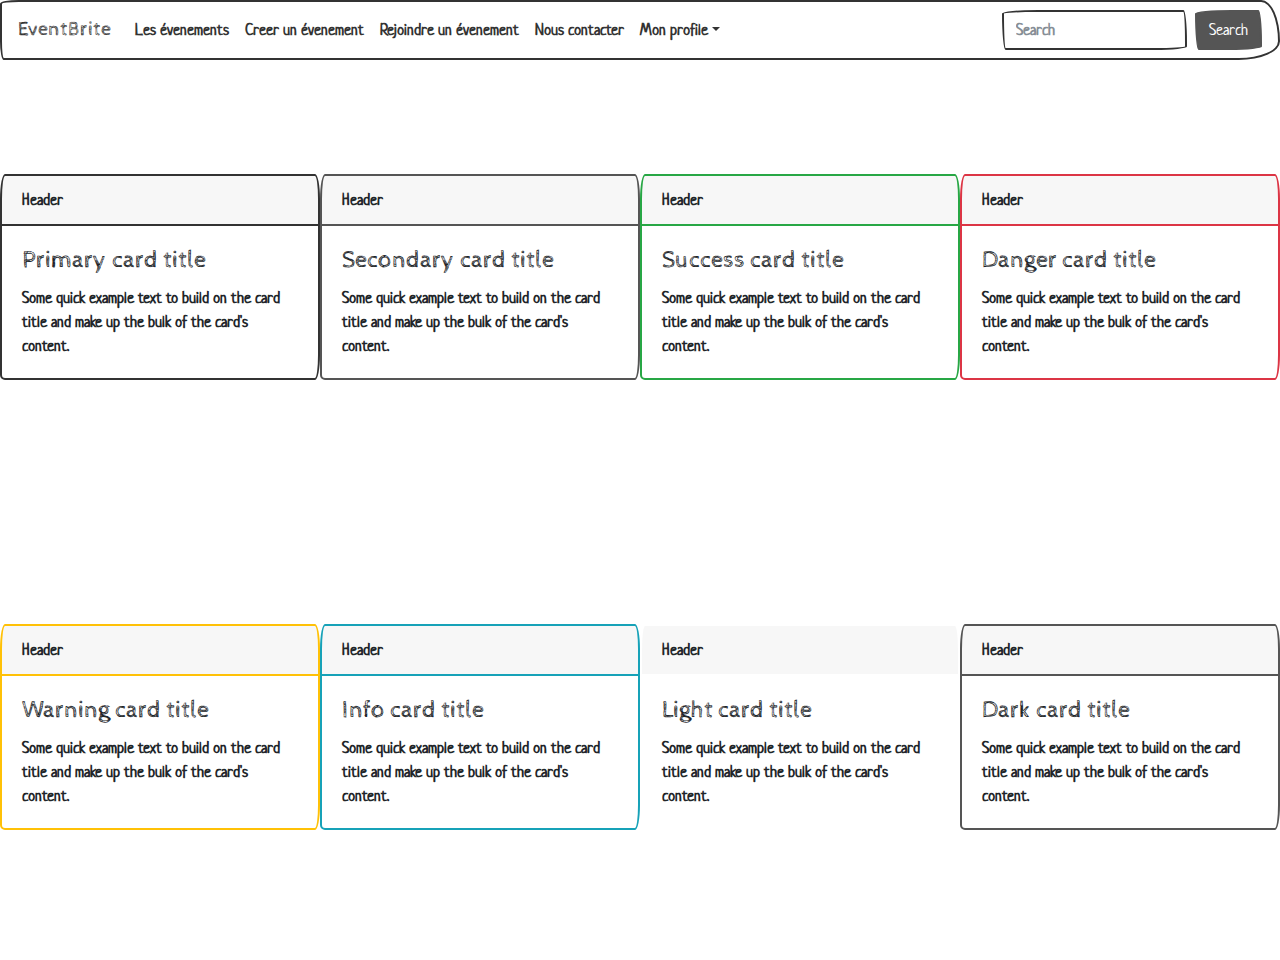
<file: event_card.html>
<!DOCTYPE html>
<html lang="en">
<head>
    <meta charset="utf-8">
    <link rel="stylesheet" type="text/css" href="css/style.css">
    <link rel="stylesheet" type="text/css" href="bootstrap.min.css">
      <script src="https://code.jquery.com/jquery-3.3.1.slim.min.js" integrity="sha384-q8i/X+965DzO0rT7abK41JStQIAqVgRVzpbzo5smXKp4YfRvH+8abtTE1Pi6jizo" crossorigin="anonymous"></script>
    <script src="https://cdnjs.cloudflare.com/ajax/libs/popper.js/1.14.7/umd/popper.min.js" integrity="sha384-UO2eT0CpHqdSJQ6hJty5KVphtPhzWj9WO1clHTMGa3JDZwrnQq4sF86dIHNDz0W1" crossorigin="anonymous"></script>
    <script src="https://stackpath.bootstrapcdn.com/bootstrap/4.3.1/js/bootstrap.min.js" integrity="sha384-JjSmVgyd0p3pXB1rRibZUAYoIIy6OrQ6VrjIEaFf/nJGzIxFDsf4x0xIM+B07jRM" crossorigin="anonymous"></script> 
    <title>Event_card</title>
 </head>
  <body>
      
    <nav class="navbar navbar-expand-lg navbar-light bg-light">
  <a class="navbar-brand" href="#">EventBrite</a>
  <button class="navbar-toggler" type="button" data-toggle="collapse" data-target="#navbarColor03" aria-controls="navbarColor03" aria-expanded="false" aria-label="Toggle navigation">
    <span class="navbar-toggler-icon"></span>
  </button>

  <div class="collapse navbar-collapse" id="navbarColor03">
    <ul class="navbar-nav mr-auto">
      <li class="nav-item active">
        <a class="nav-link" href="#">Les évenements<span class="sr-only">(current)</span>
        </a>
      </li>
      <li class="nav-item">
        <a class="nav-link" href="#">Creer un évenement</a>
      </li>
      <li class="nav-item">
        <a class="nav-link" href="#">Rejoindre un évenement</a>
      </li>
      <li class="nav-item">
        <a class="nav-link" href="#">Nous contacter</a>
      </li>
      <li class="nav-item dropdown">
        <a class="nav-link dropdown-toggle" data-toggle="dropdown" href="#" role="button" aria-haspopup="true" aria-expanded="false">Mon profile</a>
        <div class="dropdown-menu">
          <a class="dropdown-item" href="#">Se connecter</a>
          <a class="dropdown-item" href="#">Mes conversations</a>
          <a class="dropdown-item" href="#">Mes évenements</a>
          <div class="dropdown-divider"></div>
          <a class="dropdown-item" href="#">Se deconnecter</a>
        </div>
      </li>
    </ul>
    <form class="form-inline my-2 my-lg-0">
      <input class="form-control mr-sm-2" type="text" placeholder="Search">
      <button class="btn btn-secondary my-2 my-sm-0" type="submit">Search</button>
    </form>
  </div>
</nav>

<div class="kards">
<div class="card border-primary mb-3" style="max-width: 20rem;">
  <div class="card-header">Header</div>
  <div class="card-body">
    <h4 class="card-title">Primary card title</h4>
    <p class="card-text">Some quick example text to build on the card title and make up the bulk of the card's content.</p>
  </div>
</div>
<div class="card border-secondary mb-3" style="max-width: 20rem;">
  <div class="card-header">Header</div>
  <div class="card-body">
    <h4 class="card-title">Secondary card title</h4>
    <p class="card-text">Some quick example text to build on the card title and make up the bulk of the card's content.</p>
  </div>
</div>
<div class="card border-success mb-3" style="max-width: 20rem;">
  <div class="card-header">Header</div>
  <div class="card-body">
    <h4 class="card-title">Success card title</h4>
    <p class="card-text">Some quick example text to build on the card title and make up the bulk of the card's content.</p>
  </div>
</div>
<div class="card border-danger mb-3" style="max-width: 20rem;">
  <div class="card-header">Header</div>
  <div class="card-body">
    <h4 class="card-title">Danger card title</h4>
    <p class="card-text">Some quick example text to build on the card title and make up the bulk of the card's content.</p>
  </div>
</div>
<div class="card border-warning mb-3" style="max-width: 20rem;">
  <div class="card-header">Header</div>
  <div class="card-body">
    <h4 class="card-title">Warning card title</h4>
    <p class="card-text">Some quick example text to build on the card title and make up the bulk of the card's content.</p>
  </div>
</div>
<div class="card border-info mb-3" style="max-width: 20rem;">
  <div class="card-header">Header</div>
  <div class="card-body">
    <h4 class="card-title">Info card title</h4>
    <p class="card-text">Some quick example text to build on the card title and make up the bulk of the card's content.</p>
  </div>
</div>
<div class="card border-light mb-3" style="max-width: 20rem;">
  <div class="card-header">Header</div>
  <div class="card-body">
    <h4 class="card-title">Light card title</h4>
    <p class="card-text">Some quick example text to build on the card title and make up the bulk of the card's content.</p>
  </div>
</div>
<div class="card border-dark mb-3" style="max-width: 20rem;">
  <div class="card-header">Header</div>
  <div class="card-body">
    <h4 class="card-title">Dark card title</h4>
    <p class="card-text">Some quick example text to build on the card title and make up the bulk of the card's content.</p>
  </div>
</div>
</div>
 </body>
</html>
</file>
<file: css/style.css>
.kards
{
    width : 100%;
    height: 100vh;
    display: flex;
    justify-content: space-around;
    align-items: center;
    flex-wrap: wrap;
}

.koukou
{
    width : 100%;
    height: 100vh;
    display: flex;
    justify-content: center;
    align-items: center;
}
</file>
